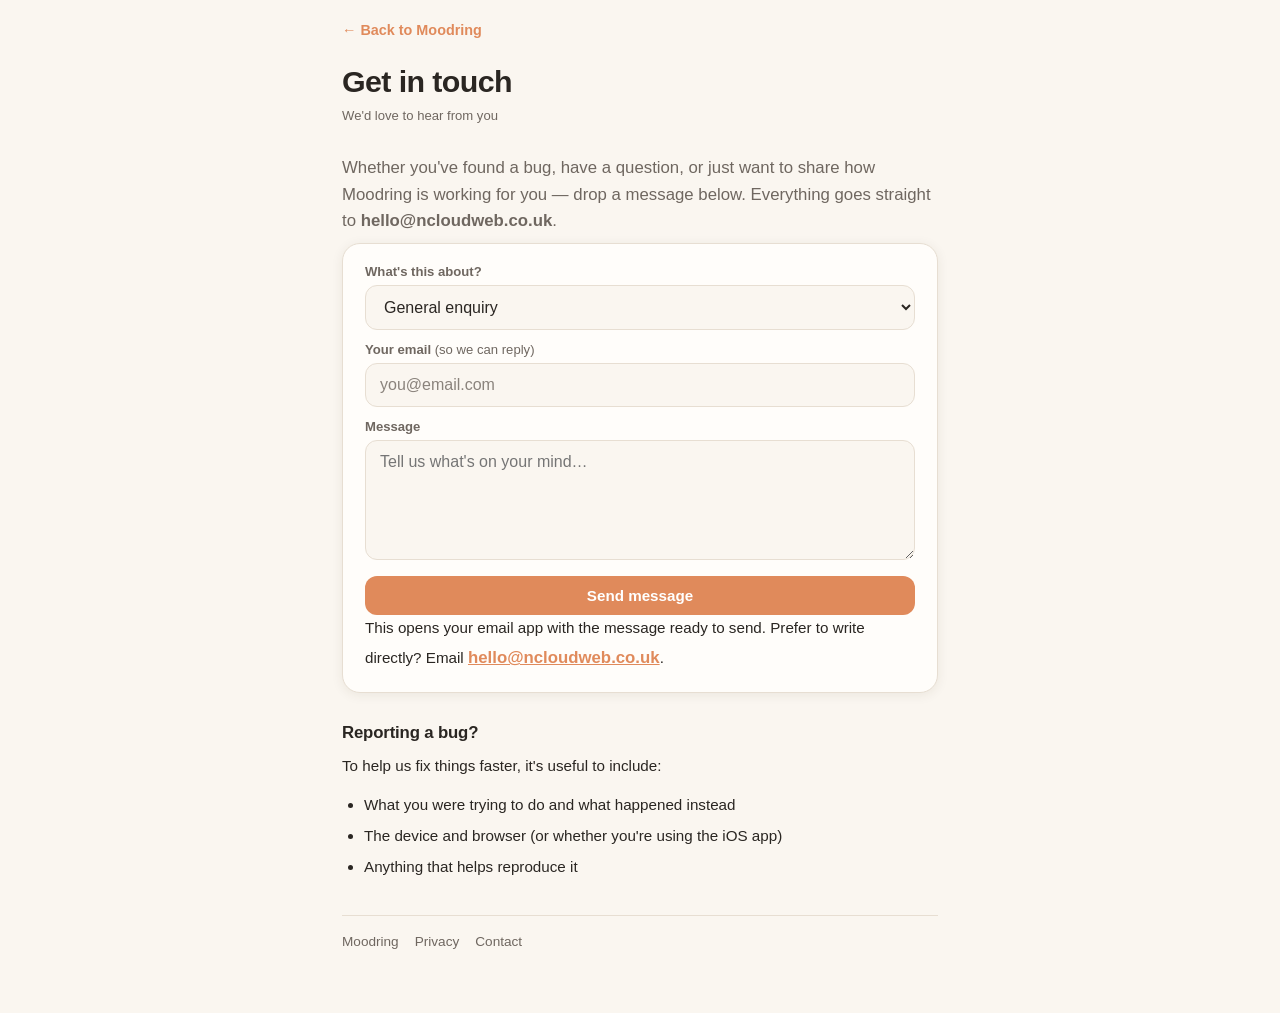
<file: contact.html>
<!DOCTYPE html>
<html lang="en">
<head>
  <meta charset="UTF-8" />
  <meta name="viewport" content="width=device-width, initial-scale=1.0, viewport-fit=cover" />
  <meta name="theme-color" content="#faf6f0" media="(prefers-color-scheme: light)" />
  <meta name="theme-color" content="#131316" media="(prefers-color-scheme: dark)" />
  <title>Contact &amp; Support · Moodring</title>
  <meta name="description" content="Get in touch with Moodring — ask a question, report a bug, or share feedback." />
  <link rel="stylesheet" href="styles.css" />
  <link rel="icon" href="data:image/svg+xml,<svg xmlns='http://www.w3.org/2000/svg' viewBox='0 0 100 100'><text y='.9em' font-size='90'>😊</text></svg>" />
  <!-- Match the in-app theme (light/dark) before paint to avoid a flash. -->
  <script>
    (function () {
      try {
        var raw = localStorage.getItem('moodring.v1');
        var theme = raw ? JSON.parse(raw).theme : null;
        var sysDark = window.matchMedia('(prefers-color-scheme: dark)').matches;
        var dark = theme === null || theme === undefined ? sysDark : theme === 'dark';
        document.documentElement.setAttribute('data-theme', dark ? 'dark' : 'light');
      } catch (e) {}
    })();
  </script>
</head>
<body>
  <main class="page">
    <div class="page-topbar">
      <a class="page-back" href="/">← Back to Moodring</a>
    </div>

    <h1>Get in touch</h1>
    <p class="updated">We'd love to hear from you</p>

    <p class="lead">
      Whether you've found a bug, have a question, or just want to share how
      Moodring is working for you — drop a message below. Everything goes
      straight to <strong>hello@ncloudweb.co.uk</strong>.
    </p>

    <div class="page-card">
      <form id="contact-form">
        <div>
          <label for="topic">What's this about?</label>
          <select id="topic">
            <option value="General enquiry">General enquiry</option>
            <option value="Bug report">Report a bug</option>
            <option value="Feedback / feature idea">Feedback or feature idea</option>
            <option value="Account or privacy request">Account or privacy request</option>
          </select>
        </div>
        <div>
          <label for="reply-email">Your email <span style="font-weight:400">(so we can reply)</span></label>
          <input type="email" id="reply-email" placeholder="you@email.com" autocomplete="email" />
        </div>
        <div>
          <label for="message">Message</label>
          <textarea id="message" placeholder="Tell us what's on your mind…"></textarea>
        </div>
        <button type="submit" class="btn primary auth-btn">Send message</button>
      </form>
      <p class="hint" id="form-note" style="margin-bottom:0">
        This opens your email app with the message ready to send. Prefer to write
        directly? Email
        <a class="email-direct" href="mailto:hello@ncloudweb.co.uk">hello@ncloudweb.co.uk</a>.
      </p>
    </div>

    <h2>Reporting a bug?</h2>
    <p>
      To help us fix things faster, it's useful to include:
    </p>
    <ul>
      <li>What you were trying to do and what happened instead</li>
      <li>The device and browser (or whether you're using the iOS app)</li>
      <li>Anything that helps reproduce it</li>
    </ul>

    <footer class="page-footer">
      <a href="/">Moodring</a>
      <a href="/privacy">Privacy</a>
      <a href="/contact">Contact</a>
    </footer>
  </main>

  <script>
    (function () {
      var TO = 'hello@ncloudweb.co.uk';
      var form = document.getElementById('contact-form');
      form.addEventListener('submit', function (e) {
        e.preventDefault();
        var topic = document.getElementById('topic').value;
        var replyEmail = document.getElementById('reply-email').value.trim();
        var message = document.getElementById('message').value.trim();

        var subject = 'Moodring — ' + topic;
        var bodyLines = [
          message || '',
          '',
          '—',
          replyEmail ? 'Reply to: ' + replyEmail : '',
          'Sent from the Moodring contact page',
        ];
        var body = bodyLines.join('\n');

        window.location.href =
          'mailto:' + TO +
          '?subject=' + encodeURIComponent(subject) +
          '&body=' + encodeURIComponent(body);
      });
    })();
  </script>
</body>
</html>
</file>
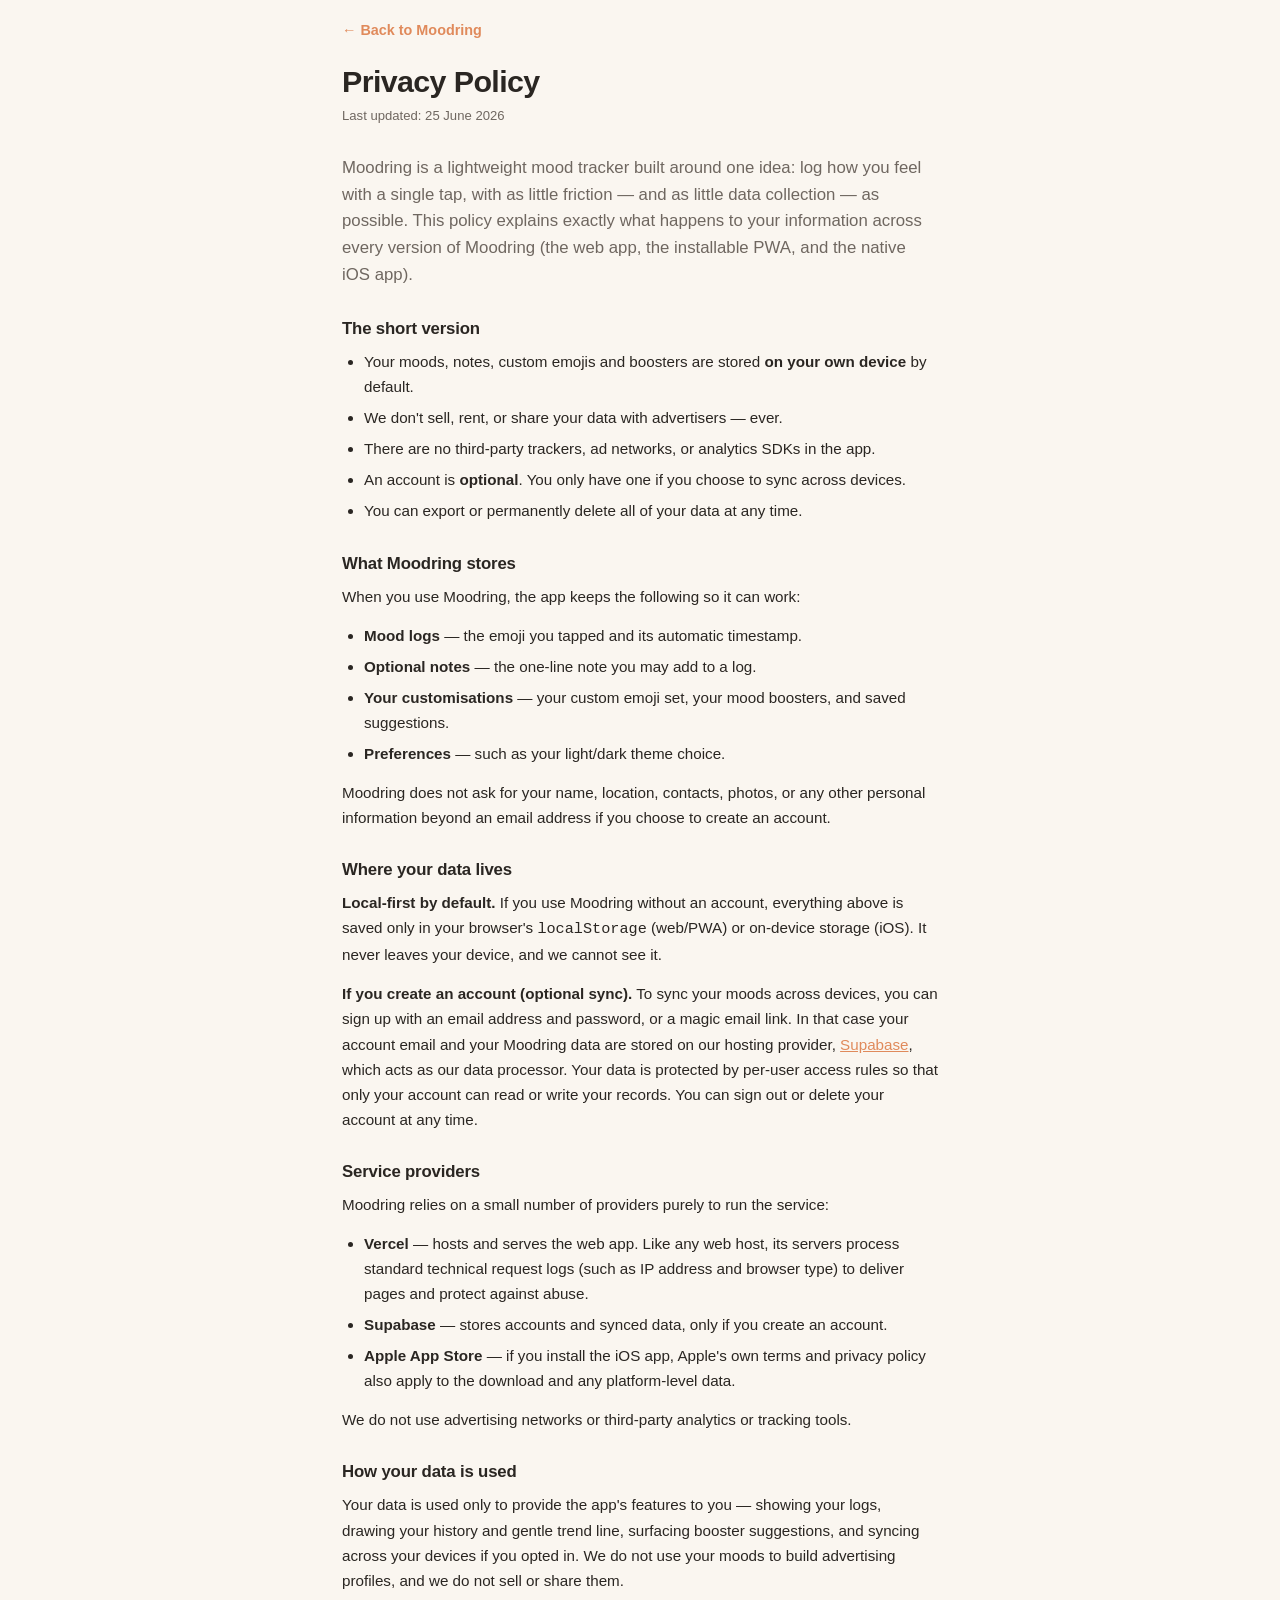
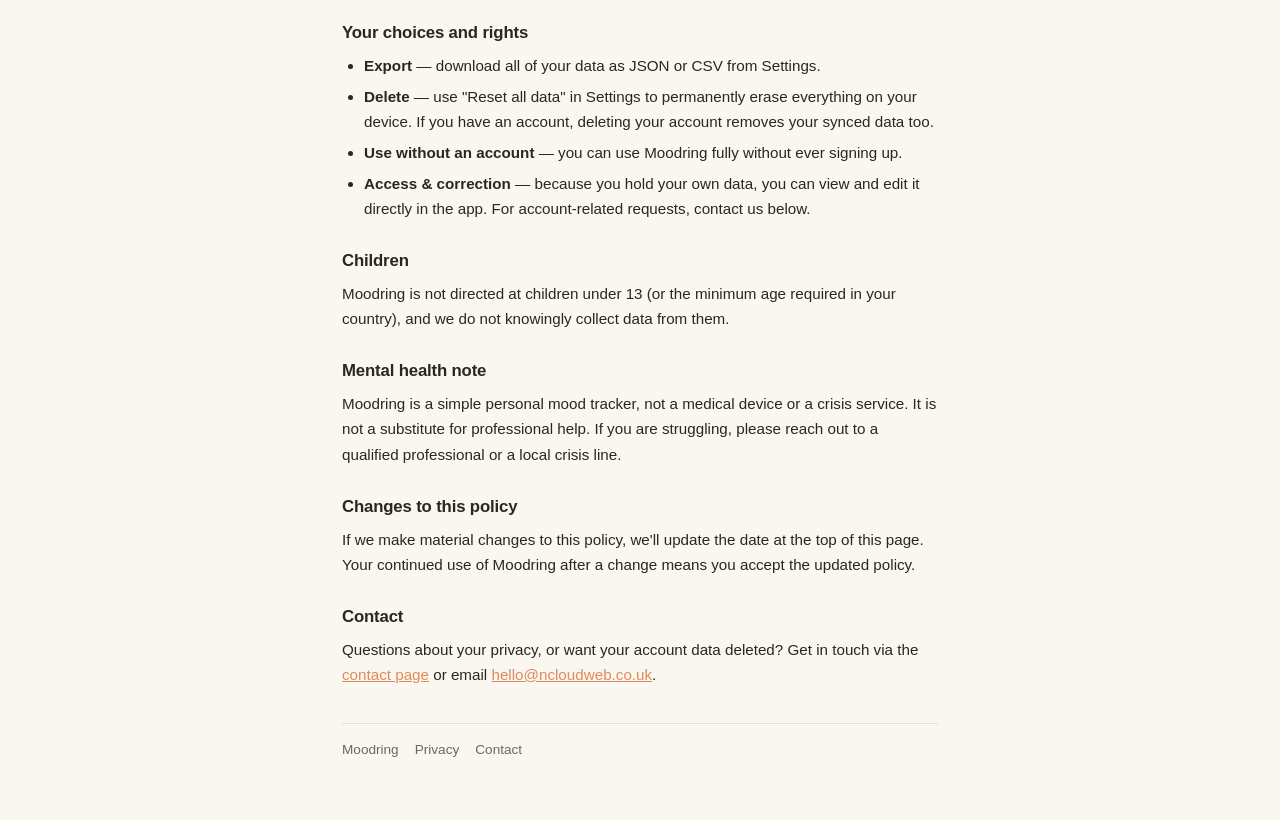
<file: privacy.html>
<!DOCTYPE html>
<html lang="en">
<head>
  <meta charset="UTF-8" />
  <meta name="viewport" content="width=device-width, initial-scale=1.0, viewport-fit=cover" />
  <meta name="theme-color" content="#faf6f0" media="(prefers-color-scheme: light)" />
  <meta name="theme-color" content="#131316" media="(prefers-color-scheme: dark)" />
  <title>Privacy Policy · Moodring</title>
  <meta name="description" content="How Moodring handles your data. Short version: your moods stay on your device, and we don't sell or share anything." />
  <link rel="stylesheet" href="styles.css" />
  <link rel="icon" href="data:image/svg+xml,<svg xmlns='http://www.w3.org/2000/svg' viewBox='0 0 100 100'><text y='.9em' font-size='90'>😊</text></svg>" />
  <!-- Match the in-app theme (light/dark) before paint to avoid a flash. -->
  <script>
    (function () {
      try {
        var raw = localStorage.getItem('moodring.v1');
        var theme = raw ? JSON.parse(raw).theme : null;
        var sysDark = window.matchMedia('(prefers-color-scheme: dark)').matches;
        var dark = theme === null || theme === undefined ? sysDark : theme === 'dark';
        document.documentElement.setAttribute('data-theme', dark ? 'dark' : 'light');
      } catch (e) {}
    })();
  </script>
</head>
<body>
  <main class="page">
    <div class="page-topbar">
      <a class="page-back" href="/">← Back to Moodring</a>
    </div>

    <h1>Privacy Policy</h1>
    <p class="updated">Last updated: 25 June 2026</p>

    <p class="lead">
      Moodring is a lightweight mood tracker built around one idea: log how you
      feel with a single tap, with as little friction — and as little data
      collection — as possible. This policy explains exactly what happens to your
      information across every version of Moodring (the web app, the installable
      PWA, and the native iOS app).
    </p>

    <h2>The short version</h2>
    <ul>
      <li>Your moods, notes, custom emojis and boosters are stored <strong>on your own device</strong> by default.</li>
      <li>We don't sell, rent, or share your data with advertisers — ever.</li>
      <li>There are no third-party trackers, ad networks, or analytics SDKs in the app.</li>
      <li>An account is <strong>optional</strong>. You only have one if you choose to sync across devices.</li>
      <li>You can export or permanently delete all of your data at any time.</li>
    </ul>

    <h2>What Moodring stores</h2>
    <p>When you use Moodring, the app keeps the following so it can work:</p>
    <ul>
      <li><strong>Mood logs</strong> — the emoji you tapped and its automatic timestamp.</li>
      <li><strong>Optional notes</strong> — the one-line note you may add to a log.</li>
      <li><strong>Your customisations</strong> — your custom emoji set, your mood boosters, and saved suggestions.</li>
      <li><strong>Preferences</strong> — such as your light/dark theme choice.</li>
    </ul>
    <p>
      Moodring does not ask for your name, location, contacts, photos, or any
      other personal information beyond an email address if you choose to create
      an account.
    </p>

    <h2>Where your data lives</h2>
    <p>
      <strong>Local-first by default.</strong> If you use Moodring without an
      account, everything above is saved only in your browser's
      <code>localStorage</code> (web/PWA) or on-device storage (iOS). It never
      leaves your device, and we cannot see it.
    </p>
    <p>
      <strong>If you create an account (optional sync).</strong> To sync your
      moods across devices, you can sign up with an email address and password,
      or a magic email link. In that case your account email and your Moodring
      data are stored on our hosting provider, <a href="https://supabase.com/privacy" target="_blank" rel="noopener">Supabase</a>,
      which acts as our data processor. Your data is protected by per-user access
      rules so that only your account can read or write your records. You can
      sign out or delete your account at any time.
    </p>

    <h2>Service providers</h2>
    <p>Moodring relies on a small number of providers purely to run the service:</p>
    <ul>
      <li><strong>Vercel</strong> — hosts and serves the web app. Like any web host, its servers process standard technical request logs (such as IP address and browser type) to deliver pages and protect against abuse.</li>
      <li><strong>Supabase</strong> — stores accounts and synced data, only if you create an account.</li>
      <li><strong>Apple App Store</strong> — if you install the iOS app, Apple's own terms and privacy policy also apply to the download and any platform-level data.</li>
    </ul>
    <p>We do not use advertising networks or third-party analytics or tracking tools.</p>

    <h2>How your data is used</h2>
    <p>
      Your data is used only to provide the app's features to you — showing your
      logs, drawing your history and gentle trend line, surfacing booster
      suggestions, and syncing across your devices if you opted in. We do not use
      your moods to build advertising profiles, and we do not sell or share them.
    </p>

    <h2>Your choices and rights</h2>
    <ul>
      <li><strong>Export</strong> — download all of your data as JSON or CSV from Settings.</li>
      <li><strong>Delete</strong> — use "Reset all data" in Settings to permanently erase everything on your device. If you have an account, deleting your account removes your synced data too.</li>
      <li><strong>Use without an account</strong> — you can use Moodring fully without ever signing up.</li>
      <li><strong>Access &amp; correction</strong> — because you hold your own data, you can view and edit it directly in the app. For account-related requests, contact us below.</li>
    </ul>

    <h2>Children</h2>
    <p>
      Moodring is not directed at children under 13 (or the minimum age required
      in your country), and we do not knowingly collect data from them.
    </p>

    <h2>Mental health note</h2>
    <p>
      Moodring is a simple personal mood tracker, not a medical device or a
      crisis service. It is not a substitute for professional help. If you are
      struggling, please reach out to a qualified professional or a local crisis
      line.
    </p>

    <h2>Changes to this policy</h2>
    <p>
      If we make material changes to this policy, we'll update the date at the top
      of this page. Your continued use of Moodring after a change means you accept
      the updated policy.
    </p>

    <h2>Contact</h2>
    <p>
      Questions about your privacy, or want your account data deleted? Get in
      touch via the <a href="/contact">contact page</a> or email
      <a href="mailto:hello@ncloudweb.co.uk">hello@ncloudweb.co.uk</a>.
    </p>

    <footer class="page-footer">
      <a href="/">Moodring</a>
      <a href="/privacy">Privacy</a>
      <a href="/contact">Contact</a>
    </footer>
  </main>
</body>
</html>
</file>
<file: styles.css>
/* ===== Moodring — minimal, warm, notebook-like ===== */

:root {
  --bg: #faf6f0;
  --surface: #fffdfa;
  --surface-2: #f3ede4;
  --text: #2a2622;
  --text-soft: #6f6760;
  --border: #e7ded2;
  --accent: #e08a5b;
  --accent-soft: #f7e3d6;
  --danger: #c0573f;
  --shadow: 0 2px 12px rgba(60, 45, 30, 0.08);
  --radius: 18px;
  --safe-bottom: env(safe-area-inset-bottom, 0px);
}

[data-theme="dark"] {
  --bg: #131316;
  --surface: #1c1c21;
  --surface-2: #25252c;
  --text: #ece8e3;
  --text-soft: #9b938a;
  --border: #2e2e36;
  --accent: #e89b6e;
  --accent-soft: #3a2e26;
  --danger: #e07a63;
  --shadow: 0 2px 14px rgba(0, 0, 0, 0.4);
}

* { box-sizing: border-box; margin: 0; padding: 0; }

html, body {
  height: 100%;
}

body {
  font-family: -apple-system, BlinkMacSystemFont, "Segoe UI", Roboto, "Helvetica Neue", Arial, "Apple Color Emoji", "Segoe UI Emoji", sans-serif;
  background: var(--bg);
  color: var(--text);
  -webkit-font-smoothing: antialiased;
  transition: background 0.3s ease, color 0.3s ease;
}

#app {
  max-width: 560px;
  margin: 0 auto;
  min-height: 100%;
  display: flex;
  flex-direction: column;
  position: relative;
}

/* ===== Topbar ===== */
.topbar {
  display: flex;
  align-items: center;
  justify-content: space-between;
  padding: 18px 22px 8px;
}
.brand {
  font-size: 1.35rem;
  font-weight: 700;
  letter-spacing: -0.02em;
  color: var(--text);
}
.icon-btn {
  background: var(--surface);
  border: 1px solid var(--border);
  border-radius: 50%;
  width: 42px; height: 42px;
  font-size: 1.1rem;
  cursor: pointer;
  box-shadow: var(--shadow);
  transition: transform 0.15s ease;
}
.icon-btn:active { transform: scale(0.92); }

/* ===== Views ===== */
#views {
  flex: 1;
  padding: 8px 22px 100px;
  overflow-y: auto;
}
.view { display: none; animation: fade 0.25s ease; }
.view.active { display: block; }
@keyframes fade { from { opacity: 0; transform: translateY(6px); } to { opacity: 1; transform: none; } }

.section-title {
  font-size: 0.82rem;
  text-transform: uppercase;
  letter-spacing: 0.08em;
  color: var(--text-soft);
  margin: 26px 0 12px;
}
.hint { font-size: 0.82rem; color: var(--text-soft); margin: 8px 0 14px; line-height: 1.5; }

/* ===== Log view ===== */
.prompt {
  font-size: 1.6rem;
  font-weight: 600;
  letter-spacing: -0.02em;
  margin: 22px 0 20px;
  line-height: 1.3;
}
.emoji-row {
  display: flex;
  gap: 10px;
  overflow-x: auto;
  padding: 6px 2px 16px;
  scroll-snap-type: x mandatory;
  -webkit-overflow-scrolling: touch;
}
.emoji-row::-webkit-scrollbar { height: 0; }
.emoji-btn {
  flex: 0 0 auto;
  width: 76px; height: 92px;
  border: 1px solid var(--border);
  background: var(--surface);
  border-radius: var(--radius);
  display: flex;
  flex-direction: column;
  align-items: center;
  justify-content: center;
  gap: 6px;
  cursor: pointer;
  scroll-snap-align: center;
  box-shadow: var(--shadow);
  transition: transform 0.12s ease, background 0.2s ease;
}
.emoji-btn .e { font-size: 2.1rem; line-height: 1; }
.emoji-btn .l { font-size: 0.68rem; color: var(--text-soft); }
.emoji-btn:active { transform: scale(0.9); }
.emoji-btn.pop { animation: pop 0.4s ease; }
@keyframes pop { 0% { transform: scale(1); } 40% { transform: scale(1.18); background: var(--accent-soft); } 100% { transform: scale(1); } }

/* Note area */
.note-area {
  background: var(--surface);
  border: 1px solid var(--border);
  border-radius: var(--radius);
  padding: 16px;
  box-shadow: var(--shadow);
  margin-top: 6px;
  animation: fade 0.2s ease;
}
.note-selected { font-size: 1.8rem; margin-bottom: 10px; }
.note-actions { display: flex; gap: 10px; margin-top: 12px; justify-content: flex-end; }

input[type="text"],
input[type="email"],
input[type="password"] {
  width: 100%;
  border: 1px solid var(--border);
  background: var(--bg);
  color: var(--text);
  border-radius: 12px;
  padding: 12px 14px;
  font-size: 1rem;
  outline: none;
  transition: border 0.2s ease, box-shadow 0.2s ease;
}
input[type="text"]:focus,
input[type="email"]:focus,
input[type="password"]:focus {
  border-color: var(--accent);
  box-shadow: 0 0 0 3px var(--accent-soft);
}
input::placeholder { color: var(--text-soft); opacity: 0.8; }

/* Buttons */
.btn {
  border: none;
  border-radius: 12px;
  padding: 11px 18px;
  font-size: 0.95rem;
  font-weight: 600;
  cursor: pointer;
  transition: transform 0.12s ease, opacity 0.2s ease;
}
.btn:active { transform: scale(0.95); }
.btn.primary { background: var(--accent); color: #fff; }
.btn.ghost { background: var(--surface-2); color: var(--text); }
.btn.danger { background: transparent; color: var(--danger); border: 1px solid var(--danger); }

/* Toast */
.toast {
  position: fixed;
  left: 50%;
  bottom: 96px;
  transform: translateX(-50%) translateY(20px);
  background: var(--text);
  color: var(--bg);
  padding: 10px 18px;
  border-radius: 999px;
  font-size: 0.9rem;
  font-weight: 500;
  opacity: 0;
  pointer-events: none;
  transition: opacity 0.25s ease, transform 0.25s ease;
  z-index: 200; /* above the auth overlay (100) so toasts are never hidden */
}
.toast.show { opacity: 1; transform: translateX(-50%) translateY(0); }

/* Today's logs */
.today-logs { display: flex; flex-wrap: wrap; gap: 8px; }
.log-chip {
  display: inline-flex;
  align-items: center;
  gap: 7px;
  background: var(--surface);
  border: 1px solid var(--border);
  border-radius: 999px;
  padding: 7px 13px 7px 11px;
  font-size: 0.85rem;
  color: var(--text-soft);
  box-shadow: var(--shadow);
}
.log-chip .ce { font-size: 1.15rem; }
.log-chip .note { color: var(--text); font-style: italic; }
.log-chip .del {
  background: none; border: none; cursor: pointer;
  color: var(--text-soft); font-size: 0.9rem; margin-left: 2px;
}
.empty { color: var(--text-soft); font-size: 0.9rem; padding: 6px 0; }

/* Today's boost */
.boost-card {
  background: var(--surface);
  border: 1px solid var(--border);
  border-radius: var(--radius);
  box-shadow: var(--shadow);
  padding: 16px 18px;
  display: flex;
  flex-direction: column;
  gap: 14px;
  transition: opacity 0.2s ease;
}
.boost-text { font-size: 1.4rem; font-weight: 700; line-height: 1.35; letter-spacing: -0.01em; }
.boost-actions { display: flex; gap: 8px; justify-content: flex-end; }
.boost-icon-btn {
  width: 40px;
  height: 40px;
  border-radius: 50%;
  border: 1px solid var(--border);
  background: var(--surface-2);
  color: var(--text-soft);
  font-size: 1.15rem;
  line-height: 1;
  cursor: pointer;
  display: inline-flex;
  align-items: center;
  justify-content: center;
  transition: transform 0.12s ease, background 0.2s ease, color 0.2s ease;
}
.boost-icon-btn:active { transform: scale(0.92); }
.boost-check.done {
  background: var(--accent);
  border-color: var(--accent);
  color: #fff;
}
.boost-card.done { border-color: var(--accent); }
.boost-card.done .boost-text {
  color: var(--text-soft);
  text-decoration: line-through;
  text-decoration-color: var(--accent);
}

/* ===== History ===== */
.trend {
  background: var(--surface);
  border: 1px solid var(--border);
  border-radius: var(--radius);
  padding: 18px;
  box-shadow: var(--shadow);
  margin-bottom: 14px;
}
.trend svg { width: 100%; height: 120px; display: block; }
.trend-label { font-size: 0.85rem; color: var(--text-soft); margin-top: 10px; }
.trend-label strong { color: var(--text); }

.summary-card {
  background: var(--accent-soft);
  border-radius: var(--radius);
  padding: 16px 18px;
  font-size: 0.92rem;
  line-height: 1.55;
  margin-bottom: 18px;
  color: var(--text);
}

.timeline { display: flex; flex-direction: column; gap: 14px; }
.day-group {
  background: var(--surface);
  border: 1px solid var(--border);
  border-radius: var(--radius);
  padding: 14px 16px;
  box-shadow: var(--shadow);
}
.day-head { display: flex; justify-content: space-between; align-items: baseline; margin-bottom: 10px; }
.day-name { font-weight: 600; font-size: 0.95rem; }
.day-count { font-size: 0.78rem; color: var(--text-soft); }
.day-entries { display: flex; flex-direction: column; gap: 8px; }
.entry { display: flex; align-items: center; gap: 10px; font-size: 0.88rem; }
.entry .ee { font-size: 1.3rem; }
.entry .et { color: var(--text-soft); width: 64px; flex: 0 0 auto; font-variant-numeric: tabular-nums; }
.entry .en { color: var(--text); font-style: italic; }

/* ===== Boosters ===== */
.suggestions { display: flex; flex-direction: column; gap: 12px; }
.suggestion-card {
  background: var(--surface);
  border: 1px solid var(--border);
  border-left: 4px solid var(--accent);
  border-radius: var(--radius);
  padding: 14px 16px;
  box-shadow: var(--shadow);
  animation: fade 0.25s ease;
}
.suggestion-card .s-text { font-size: 0.95rem; margin-bottom: 10px; line-height: 1.45; }
.suggestion-card .s-actions { display: flex; gap: 8px; }
.suggestion-card .btn { padding: 8px 14px; font-size: 0.85rem; }

.booster-add { display: flex; gap: 8px; margin-bottom: 14px; }
.booster-add input { flex: 1; }
.booster-list { list-style: none; display: flex; flex-direction: column; gap: 8px; }
.booster-item {
  display: flex; align-items: center; justify-content: space-between;
  background: var(--surface);
  border: 1px solid var(--border);
  border-radius: 14px;
  padding: 13px 16px;
  box-shadow: var(--shadow);
  font-size: 0.95rem;
}
.booster-item .del { background: none; border: none; cursor: pointer; color: var(--text-soft); font-size: 1rem; }

/* ===== Settings emoji editor ===== */
.emoji-edit-list { list-style: none; display: flex; flex-direction: column; gap: 8px; margin-bottom: 16px; }
.emoji-edit-item {
  display: flex; align-items: center; gap: 12px;
  background: var(--surface);
  border: 1px solid var(--border);
  border-radius: 14px;
  padding: 11px 14px;
  box-shadow: var(--shadow);
  cursor: grab;
}
.emoji-edit-item.dragging { opacity: 0.4; }
.emoji-edit-item.drag-over { border-color: var(--accent); }
.emoji-edit-item .grip { color: var(--text-soft); cursor: grab; font-size: 1.1rem; }
.emoji-edit-item .ce { font-size: 1.6rem; }
.emoji-edit-item .lbl { flex: 1; font-size: 0.95rem; }
.emoji-edit-item .del { background: none; border: none; cursor: pointer; color: var(--text-soft); font-size: 1rem; }

.emoji-add { display: flex; gap: 8px; align-items: center; }
.emoji-char-input { width: 64px; flex: 0 0 auto; text-align: center; font-size: 1.3rem; }
.emoji-add input:not(.emoji-char-input) { flex: 1; }

.data-actions { display: flex; flex-wrap: wrap; gap: 10px; }

/* ===== Tabbar ===== */
.tabbar {
  position: fixed;
  bottom: 0; left: 50%;
  transform: translateX(-50%);
  width: 100%;
  max-width: 560px;
  display: flex;
  background: var(--surface);
  border-top: 1px solid var(--border);
  padding-bottom: var(--safe-bottom);
  z-index: 40;
}
.tab {
  flex: 1;
  background: none;
  border: none;
  padding: 10px 0 12px;
  font-size: 1.3rem;
  color: var(--text-soft);
  cursor: pointer;
  display: flex;
  flex-direction: column;
  align-items: center;
  gap: 2px;
  transition: color 0.2s ease;
}
.tab span { font-size: 0.66rem; font-weight: 600; }
.tab.active { color: var(--accent); }

/* ===== Topbar actions ===== */
.topbar-actions { display: flex; gap: 10px; }

/* ===== Auth overlay ===== */
.auth-overlay {
  position: fixed;
  inset: 0;
  background: var(--bg);
  z-index: 100;
  display: flex;
  align-items: center;
  justify-content: center;
  padding: 24px;
  animation: fade 0.25s ease;
}
.auth-overlay[hidden] { display: none; }
.auth-card {
  width: 100%;
  max-width: 360px;
  background: var(--surface);
  border: 1px solid var(--border);
  border-radius: var(--radius);
  box-shadow: var(--shadow);
  padding: 30px 24px;
  text-align: center;
  display: flex;
  flex-direction: column;
  gap: 12px;
}
.auth-panel {
  display: flex;
  flex-direction: column;
  gap: 12px;
  animation: fade 0.2s ease;
}
.auth-panel[hidden] { display: none; }
.auth-divider {
  display: flex;
  align-items: center;
  gap: 12px;
  margin: 6px 0 2px;
}
.auth-divider::before,
.auth-divider::after {
  content: "";
  flex: 1;
  height: 1px;
  background: var(--border);
}
.auth-divider span {
  font-size: 0.78rem;
  color: var(--text-soft);
  white-space: nowrap;
}
.auth-nav { border: 1px solid var(--border); }
.auth-back {
  align-self: flex-start;
  text-decoration: none;
  padding: 2px 0;
}
.auth-logo {
  font-size: 2.8rem;
  line-height: 1;
  transition: opacity 0.18s ease, transform 0.18s ease;
}
.auth-logo.swap { opacity: 0; transform: translateY(-8px); }
.auth-title { font-size: 1.5rem; font-weight: 700; letter-spacing: -0.02em; }
.auth-sub { font-size: 0.9rem; color: var(--text-soft); margin-bottom: 6px; line-height: 1.5; }
.auth-card input { text-align: left; margin-top: 2px; }
.auth-btn { width: 100%; }
.auth-btn:disabled { opacity: 0.6; cursor: default; }
.auth-error {
  background: var(--accent-soft);
  color: var(--danger);
  border-radius: 10px;
  padding: 9px 12px;
  font-size: 0.85rem;
  text-align: left;
  line-height: 1.45;
}
.auth-error.success {
  background: var(--accent-soft);
  color: var(--accent);
}
.btn.link {
  background: none;
  color: var(--text-soft);
  font-weight: 500;
  font-size: 0.85rem;
  padding: 4px;
  text-decoration: underline;
}
.auth-config-warn {
  font-size: 0.78rem;
  color: var(--text-soft);
  line-height: 1.5;
  margin-top: 6px;
}
.auth-config-warn code {
  background: var(--surface-2);
  padding: 1px 5px;
  border-radius: 5px;
  font-size: 0.95em;
}

/* ===== Standalone pages (privacy, contact) ===== */
.page {
  max-width: 640px;
  margin: 0 auto;
  padding: 18px 22px 64px;
}
.page-topbar {
  display: flex;
  align-items: center;
  justify-content: space-between;
  padding: 4px 0 18px;
}
.page-back {
  display: inline-flex;
  align-items: center;
  gap: 7px;
  text-decoration: none;
  color: var(--text-soft);
  font-size: 0.9rem;
  font-weight: 600;
}
.page-back:hover { color: var(--accent); }
.page h1 {
  font-size: 1.9rem;
  font-weight: 700;
  letter-spacing: -0.02em;
  margin: 8px 0 6px;
}
.page .updated {
  font-size: 0.82rem;
  color: var(--text-soft);
  margin-bottom: 28px;
}
.page h2 {
  font-size: 1.05rem;
  font-weight: 700;
  margin: 30px 0 10px;
  letter-spacing: -0.01em;
}
.page p,
.page li {
  font-size: 0.95rem;
  line-height: 1.65;
  color: var(--text);
}
.page p { margin: 0 0 14px; }
.page ul { margin: 0 0 14px; padding-left: 22px; }
.page li { margin-bottom: 6px; }
.page a { color: var(--accent); }
.page .lead {
  font-size: 1.05rem;
  color: var(--text-soft);
  line-height: 1.6;
  margin-bottom: 8px;
}
.page-card {
  background: var(--surface);
  border: 1px solid var(--border);
  border-radius: var(--radius);
  box-shadow: var(--shadow);
  padding: 20px 22px;
  margin-bottom: 18px;
}
.page-card form { display: flex; flex-direction: column; gap: 12px; }
.page-card label {
  font-size: 0.82rem;
  font-weight: 600;
  color: var(--text-soft);
  display: block;
  margin-bottom: 6px;
}
.page-card textarea {
  width: 100%;
  border: 1px solid var(--border);
  background: var(--bg);
  color: var(--text);
  border-radius: 12px;
  padding: 12px 14px;
  font-size: 1rem;
  font-family: inherit;
  outline: none;
  resize: vertical;
  min-height: 120px;
  transition: border 0.2s ease, box-shadow 0.2s ease;
}
.page-card textarea:focus {
  border-color: var(--accent);
  box-shadow: 0 0 0 3px var(--accent-soft);
}
.page-card select {
  width: 100%;
  border: 1px solid var(--border);
  background: var(--bg);
  color: var(--text);
  border-radius: 12px;
  padding: 12px 14px;
  font-size: 1rem;
  outline: none;
}
.email-direct {
  display: inline-block;
  margin-top: 4px;
  font-weight: 600;
  font-size: 1.05rem;
}
.page-footer {
  margin-top: 36px;
  padding-top: 18px;
  border-top: 1px solid var(--border);
  font-size: 0.85rem;
  color: var(--text-soft);
  display: flex;
  gap: 16px;
  flex-wrap: wrap;
}
.page-footer a { color: var(--text-soft); text-decoration: none; }
.page-footer a:hover { color: var(--accent); }

/* In-app legal links (settings footer) */
.app-legal {
  margin-top: 28px;
  padding-top: 16px;
  border-top: 1px solid var(--border);
  display: flex;
  gap: 16px;
  flex-wrap: wrap;
}
.app-legal a {
  font-size: 0.85rem;
  color: var(--text-soft);
  text-decoration: none;
  font-weight: 600;
}
.app-legal a:hover { color: var(--accent); }
</file>
